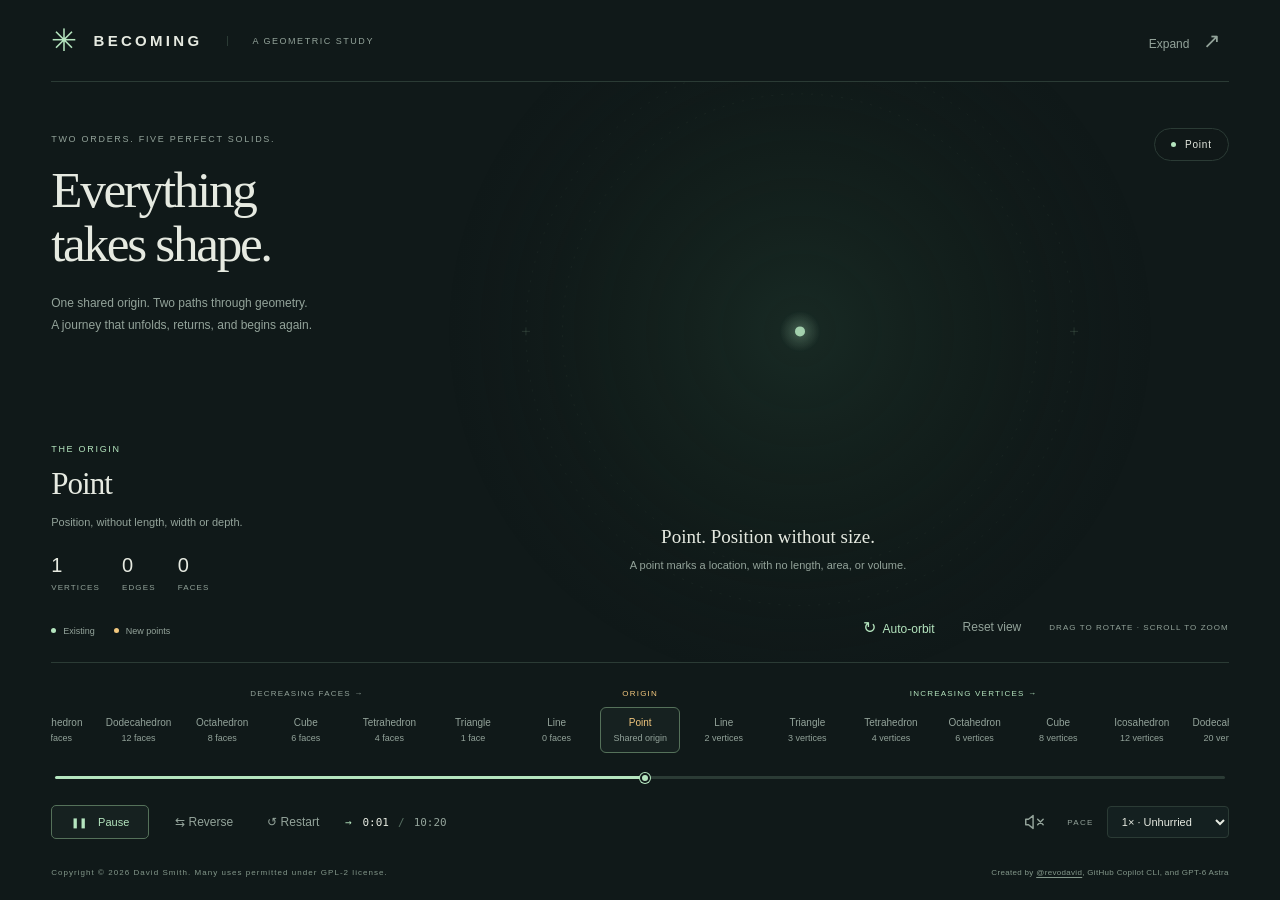
<file: index.html>
<!doctype html>
<html lang="en">
<head>
  <meta charset="utf-8">
  <meta name="viewport" content="width=device-width, initial-scale=1">
  <meta name="theme-color" content="#101919">
  <title>Becoming / A study of Platonic solids</title>
  <link rel="stylesheet" href="styles.css">
  <script src="geometry.js" defer></script>
  <script src="music/score-data.js" defer></script>
  <script src="midi.js" defer></script>
  <script src="music.js" defer></script>
  <script src="animation.js" defer></script>
</head>
<body>
  <header class="masthead">
    <a class="wordmark" href="./" aria-label="Becoming home"><span class="brand-symbol" aria-hidden="true">&#10035;</span> BECOMING<span class="wordmark-note">A GEOMETRIC STUDY</span></a>
    <button class="quiet-button" id="fullscreen" type="button" aria-label="Enter fullscreen">Expand <span aria-hidden="true">&#8599;</span></button>
  </header>

  <main>
    <section class="scene" aria-label="Interactive three-dimensional geometry animation">
      <canvas id="scene" aria-hidden="true"></canvas>
      <div id="scene-interaction" tabindex="0" role="img" aria-label="3D object view. Drag or use arrow keys to rotate; scroll or use plus and minus to zoom."></div>
      <div class="introduction">
        <p class="eyebrow">TWO ORDERS. FIVE PERFECT SOLIDS.</p>
        <h1>Everything<br>takes shape.</h1>
        <p class="intro-copy">One shared origin. Two paths through geometry.<br>A journey that unfolds, returns, and begins again.</p>
      </div>
      <div class="phase-indicator"><span id="phase-dot"></span><span id="phase-label">Point</span></div>
      <div class="shape-info" aria-live="polite" aria-atomic="true">
        <p class="eyebrow" id="shape-category">THE ORIGIN</p>
        <h2 id="shape-name">Point</h2>
        <p id="shape-description">Position, without length, width or depth.</p>
        <div class="shape-stats" id="shape-stats"></div>
      </div>
      <div class="scene-caption">
        <p id="caption">Point. Position without size.</p>
        <span id="caption-detail">A point marks a location, with no length, area, or volume.</span>
      </div>
      <div class="view-tools">
        <button id="orbit" class="quiet-button" type="button" aria-pressed="true"><span class="orbit-icon" aria-hidden="true">&#8635;</span> Auto-orbit</button>
        <button id="reset-view" class="quiet-button" type="button">Reset view</button>
        <span class="drag-hint">DRAG TO ROTATE &middot; SCROLL TO ZOOM</span>
      </div>
      <div class="legend"><span class="legend-dot existing"></span> Existing <span class="legend-dot added"></span> <span id="highlight-label">New points</span></div>
    </section>

    <section class="playback" aria-label="Animation playback">
      <div class="timeline-scroll" id="timeline-scroll">
        <div class="timeline-track">
          <div class="path-labels">
            <div class="path-group"><span id="path-faces">DECREASING FACES &rarr;</span></div>
            <span class="origin-label">ORIGIN</span>
            <div class="path-group"><span id="path-vertices" class="active">INCREASING VERTICES &rarr;</span></div>
          </div>
          <div class="stage-navigation" id="stages" role="group" aria-label="Single timeline: icosahedron, through the shared point, to dodecahedron"></div>
          <label class="sr-only" for="seek">Timeline position</label>
          <input id="seek" class="seek" type="range" min="0" max="14" step="0.001" value="7">
        </div>
      </div>
      <div class="transport">
        <div class="transport-left">
          <button id="play" class="play-button" type="button" aria-label="Pause animation"><span id="play-icon" aria-hidden="true">&#10074;&#10074;</span><span id="play-text">Pause</span></button>
          <button id="reverse" class="quiet-button" type="button" aria-label="Reverse direction to move left" title="Reverse direction to move left"><span aria-hidden="true">&#8646;</span> Reverse</button>
          <button id="restart" class="quiet-button" type="button" aria-label="Restart from the center point, moving right">&#8634; <span>Restart</span></button>
          <span class="timecode" title="Position in one complete repeating bounce cycle"><span id="travel-direction" aria-label="Moving right">&rarr;</span> <span id="elapsed">0:00</span><span class="time-divider">/</span><span id="duration">0:00</span></span>
        </div>
        <div class="transport-right">
          <button id="music" class="quiet-button" type="button" aria-pressed="false" aria-label="Unmute music" title="Unmute music" aria-describedby="music-status">
            <svg width="22" height="22" viewBox="0 0 24 24" fill="none" stroke="currentColor" stroke-width="1.6" stroke-linecap="round" stroke-linejoin="round" aria-hidden="true" focusable="false">
              <path d="M11 5 6 9H3v6h3l5 4Z"></path>
              <path class="speaker-muted" d="m16 9 6 6m0-6-6 6"></path>
              <path class="speaker-playing" d="M15 8a6 6 0 0 1 0 8m3-11a10 10 0 0 1 0 14"></path>
            </svg>
          </button>
          <label for="speed">PACE</label>
          <select id="speed" aria-label="Playback speed">
            <option value="0.5">0.5&times; &middot; Reflective</option>
            <option value="1" selected>1&times; &middot; Unhurried</option>
            <option value="1.5">1.5&times; &middot; Flowing</option>
            <option value="2">2&times; &middot; Brisk</option>
          </select>
        </div>
      </div>
      <p id="music-status" class="music-status" role="status" aria-live="polite" hidden></p>
    </section>
  </main>
  <footer><span>Copyright &copy; 2026 David Smith. Many uses permitted under GPL-2 license.</span><span>Created by <a href="https://github.com/revodavid/becoming">@revodavid</a>, GitHub Copilot CLI, and GPT-6 Astra</span></footer>
  <noscript>This animation needs JavaScript enabled in your browser.</noscript>
</body>
</html>
</file>
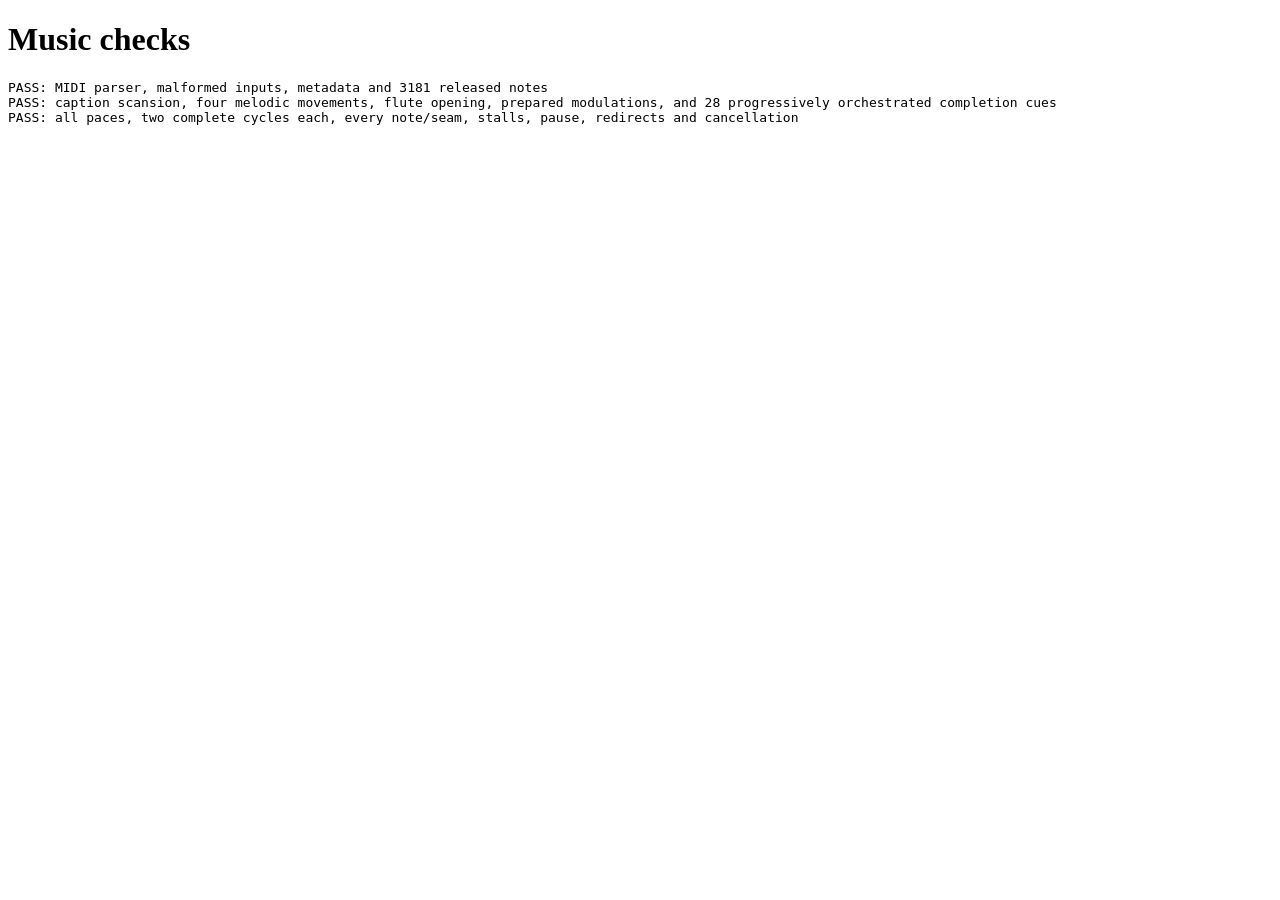
<file: music-tests.html>
<!doctype html>
<html lang="en">
<meta charset="utf-8">
<meta name="viewport" content="width=device-width, initial-scale=1">
<title>Becoming / Music checks</title>
<h1>Music checks</h1>
<pre id="results">Running...</pre>
<script src="geometry.js"></script>
<script src="music/score-data.js"></script>
<script src="midi.js"></script>
<script src="music.js"></script>
<script>
"use strict";
(async () => {
  const messages = [], assert = (ok, text) => { if (!ok) throw new Error(text); };
  messages.push = (...items) => {
    Array.prototype.push.apply(messages, items);
    document.getElementById("results").textContent = messages.join("\n");
  };
  const near = (a, b, tolerance = 1e-6) => Math.abs(a - b) < tolerance;
  const fails = (fn, text) => { let failed = false; try { fn(); } catch (_) { failed = true; } assert(failed, text); };
  const wait = ms => new Promise(resolve => setTimeout(resolve, ms));
  const G = Geometry, M = Music, timeline = G.makeTimeline();
  let app;
  try {
    const bytes = Midi.decode(BecomingScore), score = Midi.parse(bytes), model = M.makeModel(timeline, score);
    assert(score.format === 1 && score.tracks === 9 && score.ppq === 480, "Type 1, nine orchestral tracks, PPQ");
    assert(score.programs.some(p => p.channel === 3 && p.program === 73), "Dedicated MIDI flute instrument");
    for (const [channel, program] of [[4, 42], [5, 40], [6, 47]]) {
      assert(score.programs.some(p => p.channel === channel && p.program === program), "Dedicated cello, violin, and timpani programs");
    }
    assert(score.markers.filter(m => m.name.startsWith("arrival:")).length === 28, "28 authored arrivals");
    assert(JSON.stringify(score.keys.map(k => [k.sharps, k.minor])) === "[[2,0],[-1,1],[1,0],[-2,1]]", "Four expected key signatures");
    assert(score.notes.every(n => n.endTick > n.tick && n.velocity > 0), "Paired positive notes");
    const captionMarkers = score.markers.filter(m => m.name.startsWith("caption:"));
    assert(captionMarkers.length === 32, "Every shape phrase and movement opening has caption-inspired rhythm");
    for (const marker of captionMarkers) {
      const [, leg, index, caption] = marker.name.split(":");
      assert(caption === timeline.stages[Number(index)].shapeCaptions[0], "Rhythm refers to the displayed object's actual caption");
      const scan = score.markers.find(m => m.tick === marker.tick && m.name.startsWith(`scansion:${leg}:${index}:`));
      assert(scan && scan.name.split(":")[3].replaceAll("-", "").toLowerCase() === caption.toLowerCase(),
        "Written stresses and syllables cover the whole caption, with punctuation breaths");
      assert(model.notes.some(n => n.tick === marker.tick && ["piano", "flute"].includes(n.instrument)),
        "Caption rhythm begins at its shape or movement cue");
    }
    const spokenMotifs = [5, 4, 2].map(index => {
      const arrival = model.arrivals.find(a => a.name === `arrival:A-out:${index}`);
      return score.notes.filter(n => n.channel === 0 && n.pitch >= 72 &&
        n.tick >= arrival.tick && n.tick < arrival.tick + 4 * score.ppq)
        .map(n => ({ pitch: n.pitch, start: n.tick - arrival.tick, length: n.endTick - n.tick }));
    });
    assert(spokenMotifs.every(notes => notes.map(n => n.pitch).join(",") === "74,78,81,78,76,74"),
      "Triangle, tetrahedron, and cube keep the movement's recurring melodic identity");
    assert(new Set(spokenMotifs.map(notes => JSON.stringify(notes.map(n => [n.start, n.length])))).size === 3,
      "Different caption syllables actually reshape the same melody's MIDI rhythm");
    const gap = notes => notes[1].start - notes[0].start - notes[0].length;
    assert(gap(spokenMotifs[2]) > gap(spokenMotifs[1]) + score.ppq / 4,
      "The full stop after Cube becomes a breath, unlike the continuing tetrahedron syllables");
    const firstNotes = model.notes.filter(n => n.tick === 0);
    assert(firstNotes.length > 0 && firstNotes.every(n => n.instrument === "flute"), "Sparse opening begins with flute alone");
    const sectionMarkers = score.markers.filter(m => m.name.startsWith("section:"));
    const leadContours = [];
    for (let i = 0; i < sectionMarkers.length; i++) {
      const start = sectionMarkers[i].tick, end = sectionMarkers[i + 1]?.tick ?? score.endTick;
      const leadChannel = i < 2 ? 0 : 3;
      const lead = score.notes.filter(n => n.channel === leadChannel && n.tick >= start && n.tick < end);
      assert(lead.length > 12, "Each movement develops its lead melody");
      const lengths = new Set(lead.map(n => n.endTick - n.tick));
      assert(lengths.size >= 5, "Each movement varies note lengths rather than using one metronomic pulse");
      let until = lead[0].endTick, rests = 0;
      for (const note of lead.slice(1)) {
        if (note.tick - until >= score.ppq / 4) rests++;
        until = Math.max(until, note.endTick);
      }
      assert(rests >= 2, "Each melody has audible breathing rests");
      leadContours.push(lead.slice(0, 16).map(n => n.pitch - lead[0].pitch).join(","));
    }
    assert(new Set(leadContours).size === 4, "Four separately shaped movements, not transposed copies");
    for (const [letter, sectionName, dominant] of [["A", "A-return", [9, 1, 7]], ["B", "B-return", [2, 6, 0]]]) {
      const turn = name => score.markers.find(m => m.name === `turn:${letter}:${name}`);
      const start = turn("start"), pivot = turn("dominant"), resolve = turn("resolve");
      const breath = turn("caesura");
      const boundary = sectionMarkers.find(m => m.name === `section:${sectionName}`);
      assert(start && pivot && resolve && start.tick < pivot.tick && pivot.tick < resolve.tick &&
        resolve.tick === boundary.tick, "Endpoint has a prepared modulation, dominant, and minor resolution");
      const harmony = score.notes.filter(n => n.channel !== 9 && n.tick <= pivot.tick + score.ppq / 8 &&
        n.endTick > pivot.tick + score.ppq / 8).map(n => n.pitch % 12);
      assert(dominant.every(pitch => harmony.includes(pitch)), "Cadential dominant prepares the new minor tonic");
      assert(breath && breath.tick < resolve.tick && score.notes
        .filter(n => n.tick >= start.tick && n.tick < resolve.tick).every(n => n.endTick <= breath.tick),
      "Caption-shaped cadence preserves its written breath before the minor resolution");
    }
    for (let i = 1; i < model.anchors.length; i++) {
      const a = model.anchors[i - 1], b = model.anchors[i];
      const tempo = (b.tick - a.tick) / score.ppq / (b.position - a.position) * 60;
      assert(tempo >= 80 && tempo <= 110, "Comfortable phrase tempo without abrupt stretching");
    }
    assert(score.seconds(score.endTick) > 300, "Standalone tempo positions");
    for (const n of [0, 8, 14, bytes.length - 1]) fails(() => Midi.parse(bytes.slice(0, n)), "Reject truncated MIDI");
    const corrupt = bytes.slice(); corrupt[12] = 0x80;
    fails(() => Midi.parse(corrupt), "Reject SMPTE timing");
    const zero = bytes.slice(); zero[12] = zero[13] = 0;
    fails(() => Midi.parse(zero), "Reject zero PPQ");
    const trailing = new Uint8Array(bytes.length + 1); trailing.set(bytes);
    fails(() => Midi.parse(trailing), "Reject trailing corruption");
    const vlq = n => { const r = [n & 127]; while (n >>= 7) r.unshift((n & 127) | 128); return r; };
    const text = s => [...s].map(c => c.charCodeAt(0));
    const chunk = (name, data) => [...text(name), 0, 0, data.length >> 8, data.length & 255, ...data];
    const meta = (delta, kind, value) => [...vlq(delta), 255, kind, ...vlq(value.length), ...value];
    const conductor = [
      ...meta(0, 0x51, [9, 137, 104]),
      ...meta(0, 6, text("section:A-out")),
      ...meta(120, 6, text("section:A-return")),
      ...meta(120, 6, text("section:B-out")),
      ...meta(120, 6, text("section:B-return")),
      ...meta(120, 6, text("end")), ...meta(0, 0x2F, [])
    ];
    const fixture = notes => Uint8Array.from([...chunk("MThd", [0, 1, 0, 2, 1, 224]),
      ...chunk("MTrk", conductor), ...chunk("MTrk", notes)]);
    const running = [0, 0xC0, 0, 0, 0x90, 60, 40, 120, 60, 0,
      ...meta(0, 0x7F, [1, 2, 3]), ...meta(360, 0x2F, [])];
    assert(Midi.parse(fixture(running)).notes.length === 1, "Running status, zero-velocity off, program, unknown metadata");
    fails(() => Midi.parse(fixture([0, 0x90, 60, 40, ...meta(480, 0x2F, [])])), "Reject hanging note");
    fails(() => Midi.parse(fixture([0, 0x80, 60, 0, ...meta(480, 0x2F, [])])), "Reject unmatched off");
    fails(() => Midi.parse(fixture([0, 60, 40, ...meta(480, 0x2F, [])])), "Reject missing running status");
    fails(() => Midi.parse(fixture([0x81, 0x81, 0x81, 0x81, 0, 0x90, 60, 40])), "Reject overlong VLQ");
    messages.push(`PASS: MIDI parser, malformed inputs, metadata and ${score.notes.length} released notes`);

    for (const arrival of model.arrivals) {
      const before = G.sampleTimeline(timeline, { time: arrival.time + arrival.direction * 1e-5, direction: arrival.direction });
      const after = G.sampleTimeline(timeline, { time: arrival.time - arrival.direction * 1e-5, direction: arrival.direction });
      assert(!(before.shapeComplete && before.displayStage.index === arrival.index), arrival.name + " not early");
      assert(after.shapeComplete && after.displayStage.index === arrival.index, arrival.name + " completed caption/highlight");
      assert(after.copy === after.displayStage.shapeCaptions, arrival.name + " object caption");
      assert(near(model.positionAtTick(arrival.tick), arrival.position), arrival.name + " musical arrival coincides");
      const notes = model.notes.filter(n => near(n.start, arrival.position));
      assert(notes.some(n => ["piano", "flute"].includes(n.instrument)), arrival.name + " explicit melodic arrival");
      const stage = timeline.stages[arrival.index], path = arrival.leg[0] === "A" ? "vertices" : "faces";
      const count = stage[path];
      assert(notes.some(n => n.instrument === "strings") === (count >= 6), arrival.name + " destination strings");
      assert(notes.some(n => n.instrument === "bass") === (count >= 4), arrival.name + " destination bass");
      assert(notes.some(n => n.instrument === "cello") === (count >= 4), arrival.name + " destination cello");
      assert(notes.some(n => n.instrument === "violin") === (count >= 8), arrival.name + " destination violin");
      assert(notes.some(n => n.instrument === "timpani") === (count >= 12), arrival.name + " destination timpani");
      assert(notes.some(n => n.instrument === "percussion") === (count >= 8), arrival.name + " destination percussion");
      if (count >= 6) {
        assert(new Set(notes.filter(n => n.instrument !== "percussion").map(n => n.pitch % 12)).size >= 3,
          arrival.name + " fuller chordal arrival");
      }
    }
    for (const stage of timeline.stages.slice(8)) {
      const time = stage.start + stage.add + stage.morph * 0.5;
      for (const direction of [-1, 1]) {
        const value = M.intensity(timeline, { time, direction });
        assert(value.path === "faces" && near(value.count, (stage.faces + timeline.stages[stage.index - 1].faces) / 2), "Face intensity follows faces during growth AND vertex removal");
      }
    }
    for (let i = 0; i < 4; i++) {
      const position = (model.boundaries[i] + model.boundaries[i + 1]) / 2;
      const state = G.advanceLoop(timeline, { time: timeline.center.time, direction: 1 }, position);
      assert(M.section(timeline, state) === ["A-out", "A-return", "B-out", "B-return"][i], "Physical direction selects key");
    }
    for (const [time, right, left] of [
      [timeline.minTime, "A-out", "A-return"],
      [timeline.center.time - 1e-5, "A-out", "A-return"],
      [timeline.center.time, "A-out", "B-out"],
      [timeline.center.time + 1e-5, "B-return", "B-out"],
      [timeline.maxTime, "B-return", "B-out"]
    ]) {
      assert(M.section(timeline, { time, direction: 1 }) === right, "Rightward endpoint/center mapping");
      assert(M.section(timeline, { time, direction: -1 }) === left, "Leftward endpoint/center mapping");
    }
    const changed = G.makeStages();
    let start = 0;
    changed.forEach(s => { s.start = start; s.hold += 2; s.duration += 2; start += s.duration; });
    const retimed = M.makeModel(G.makeTimeline(changed), score);
    assert(retimed.timeline.period !== timeline.period && retimed.arrivals.length === 28, "Mapping recomputes changed durations");
    for (const a of retimed.arrivals) assert(near(retimed.positionAtTick(a.tick), a.position), "Retimed arrivals");
    const badMarkers = { ...score, markers: score.markers.filter(m => !m.name.startsWith("arrival:A-out:6")) };
    fails(() => M.makeModel(timeline, badMarkers), "Reject absent arrival marker");
    const missingOpening = { ...score, notes: score.notes.filter(n => n.tick !== 0) };
    fails(() => M.makeModel(timeline, missingOpening), "Reject missing section melody before a reverse bridge can use it");
    messages.push("PASS: caption scansion, four melodic movements, flute opening, prepared modulations, and 28 progressively orchestrated completion cues");

    // A deterministic audio-clock double exercises the actual scheduler without
    // allocating an entire multi-minute audio rendering for every pace.
    for (const speed of [0.5, 1, 1.5, 2]) {
      const context = { currentTime: 0, state: "running" };
      const scheduled = [], released = [];
      const player = new M.Player(timeline, { manual: true, onSchedule: e => scheduled.push(e) });
      player.context = context; player.model = model; player.enabled = true;
      player.synth = { voices: new Set(), voice: (note, when, duration, strength, token) => ({ end: when + duration, token }),
        releaseAll: () => released.push(context.currentTime) };
      let state = { time: timeline.center.time, direction: 1, speed, playing: true };
      player.update(state, true);
      const step = 0.05;
      const total = timeline.period * 2.05 / speed;
      for (let now = step; now < total; now += step) {
        context.currentTime = now;
        state = { ...state, ...G.advanceLoop(timeline, state, step * speed) };
        player.update(state);
      }
      const unique = new Set(scheduled.map(e => `${Math.round(e.position * 1e6)}:${e.note.id}`));
      assert(unique.size === scheduled.length, "No duplicate notes over repeated wraps at pace " + speed);
      assert(scheduled.length >= model.notes.length * 2, "No missing cycle at pace " + speed);
      for (let cycle = 0; cycle < 2; cycle++) {
        for (const n of model.notes) assert(scheduled.some(e => e.note.id === n.id && near(e.position, n.start + cycle * timeline.period)), "Every note across both cycles");
      }
      assert(scheduled.every(e => Math.abs(e.when - (e.position / speed)) < 0.001), "Stable audio/visual timing across cycles");
      assert(player.stats.maxError <= M.HORIZON, "Reconciled clock tolerance");
      assert(player.generation === 1, "Ordinary wraps never cancel release tails or restart transport");
      const generation = player.generation;
      context.currentTime += 0.4;
      state = { ...state, ...G.advanceLoop(timeline, state, 0.1 * speed) };
      player.update(state);
      assert(player.generation > generation && player.stats.lastError > 0.1, "Delayed frame reanchors capped visual clock");
      const last = scheduled.length;
      context.currentTime += 0.2; player.pump();
      assert(scheduled.length === last, "No extrapolation beyond horizon");
      for (const patch of [{ playing: false }, { direction: -state.direction, redirect: true },
        { playing: true }, { direction: state.direction }, { redirect: false }, { speed: 2 },
        { time: timeline.center.time }, { hidden: true }, { hidden: false }]) {
        state = { ...state, ...patch };
        const old = player.generation;
        player.update(state, true);
        assert(player.generation > old, "Discontinuity cancels pending generation");
        if (!state.playing || state.hidden || state.redirect) assert(player.scheduled.size === 0, "No queued notes while held");
      }
      player.disable();
      assert(player.timer === null && player.scheduled.size === 0 && released.length > 0, "Disabled scheduler cleanup");
    }
    messages.push("PASS: all paces, two complete cycles each, every note/seam, stalls, pause, redirects and cancellation");

    const Offline = window.OfflineAudioContext || window.webkitOfflineAudioContext;
    assert(Offline, "OfflineAudioContext available");
    const excerpts = [0, model.arrivals.find(a => a.name === "arrival:A-out:0").position, model.boundaries[1] + 2,
      model.arrivals.find(a => a.name === "arrival:B-out:14").position, model.boundaries[3] + 2, timeline.period - 2,
      ...["A", "B"].map(letter => model.positionAtTick(score.markers.find(m => m.name === `turn:${letter}:start`).tick))];
    const peaks = [];
    for (const position of excerpts) {
      const context = new Offline(1, 6 * 24000, 24000), synth = M.createSynth(context);
      for (const cycle of [0, 1]) {
        for (const note of model.notes) {
          const when = note.start + cycle * timeline.period - position;
          if (when >= 0 && when < 3) synth.voice(note, when, Math.min(note.duration, 1.5), 0.6);
        }
      }
      assert(synth.voices.size <= M.MAX_VOICES, "Bounded voice allocation");
      const buffer = await context.startRendering(), samples = buffer.getChannelData(0);
      let peak = 0, energy = 0, tail = 0;
      for (let i = 0; i < samples.length; i++) {
        assert(Number.isFinite(samples[i]), "Finite rendered samples");
        peak = Math.max(peak, Math.abs(samples[i])); energy += samples[i] * samples[i];
        if (i > samples.length - 2400) tail = Math.max(tail, Math.abs(samples[i]));
      }
      assert(peak > 0.00001 && peak < 0.8 && energy > 0, "Audible, conservative synthesized excerpt");
      assert(tail < 1e-6 && synth.voices.size === 0, "Released samples and disconnected voices");
      peaks.push(peak.toFixed(4)); synth.dispose();
    }
    assert(Number(peaks[0]) < Number(peaks[1]) / 2 && Number(peaks[0]) < Number(peaks[3]) / 2, "Quiet Point versus both climaxes");
    const context = new Offline(1, 24000, 24000), synth = M.createSynth(context);
    for (let i = 0; i < 100; i++) synth.voice({ instrument: "piano", pitch: 48 + i % 36, velocity: 50 }, 0.1, 0.3, 0.5);
    assert(synth.voices.size === M.MAX_VOICES, "Stress polyphony cap");
    synth.releaseAll(); await context.startRendering();
    assert(synth.voices.size === 0, "Cancelled future voices removed");
    synth.dispose();
    const changing = new Offline(1, 2 * 24000, 24000), changingSynth = M.createSynth(changing);
    changingSynth.voice({ instrument: "piano", pitch: 62, velocity: 50 }, 0, 1.5, 0.5, 1);
    changingSynth.voice({ instrument: "piano", pitch: 66, velocity: 50 }, 1, 0.6, 0.5, 1);
    const suspended = changing.suspend(0.25), rendering = changing.startRendering();
    await suspended;
    changingSynth.releaseAll();
    assert([...changingSynth.voices].every(v => v.start <= changing.currentTime), "Cancelled future major cue cannot survive reverse");
    changingSynth.voice({ instrument: "strings", pitch: 62, velocity: 22 }, changing.currentTime, 0.15, 0, 2);
    await changing.resume();
    const changedSamples = (await rendering).getChannelData(0);
    assert(changedSamples.every(Number.isFinite) && changedSamples.slice(24000).every(n => n === 0), "Mid-render pause/reverse bridge releases without late notes");
    assert(changingSynth.voices.size === 0, "Transport-change render disconnects all voices");
    changingSynth.dispose();
    messages.push("PASS: OfflineAudioContext opening/climaxes/minor returns/seam, finite samples, cleanup; peaks " + peaks.join(", "));
    const fluteContext = new Offline(1, 2 * 24000, 24000), fluteSynth = M.createSynth(fluteContext);
    fluteSynth.voice({ instrument: "flute", pitch: 74, velocity: 40 }, 0, 0.8);
    const fluteSamples = (await fluteContext.startRendering()).getChannelData(0);
    assert(fluteSamples.every(Number.isFinite) && fluteSamples.some(n => Math.abs(n) > 0.0001), "Flute synthesis produces finite audible samples");
    assert(fluteSamples.slice(36000).every(n => n === 0) && fluteSynth.voices.size === 0, "Flute vibrato and breath sources fully release");
    fluteSynth.dispose();
    for (const [instrument, pitch] of [["strings", 62], ["cello", 50], ["violin", 81],
      ["timpani", 38], ["percussion", 36], ["percussion", 38], ["percussion", 49], ["percussion", 81]]) {
      const context = new Offline(1, 2 * 24000, 24000), synth = M.createSynth(context);
      synth.voice({ instrument, pitch, velocity: 50 }, 0, 0.75);
      const samples = (await context.startRendering()).getChannelData(0);
      assert(samples.every(Number.isFinite) && samples.some(n => Math.abs(n) > 0.0001),
        instrument + " has an audible synthesized voice");
      assert(samples.slice(36000).every(n => n === 0) && synth.voices.size === 0,
        instrument + " oscillators, vibrato, and noise release completely");
      synth.dispose();
    }

    const originalAudio = window.AudioContext, originalWebkit = window.webkitAudioContext;
    const originalScore = window.BecomingScore;
    const errors = [];
    let failurePlayer;
    try {
      window.BecomingScore = "broken";
      failurePlayer = new M.Player(timeline, { status: (text, error) => { if (error) errors.push(text); } });
      assert(!await failurePlayer.enable() && errors.length === 1, "Decode failure is explicit");
      window.BecomingScore = originalScore;
      window.AudioContext = window.webkitAudioContext = undefined;
      failurePlayer = new M.Player(timeline, { status: (text, error) => { if (error) errors.push(text); } });
      assert(!await failurePlayer.enable() && errors.at(-1).includes("not supported"), "Unavailable Web Audio is graceful");
      window.AudioContext = function () { throw new Error("Test initialization blocked"); };
      failurePlayer = new M.Player(timeline, { status: (text, error) => { if (error) errors.push(text); } });
      assert(!await failurePlayer.enable() && errors.at(-1).includes("initialization blocked"), "Initialization failure is explicit");
      const blocked = new Offline(1, 24000, 24000);
      blocked.resume = () => Promise.reject(new Error("Test resume denied"));
      failurePlayer = new M.Player(timeline, { context: blocked, status: (text, error) => { if (error) errors.push(text); } });
      assert(!await failurePlayer.enable() && errors.at(-1).includes("resume denied"), "Rejected resume is explicit");
      await failurePlayer.dispose();
    } finally {
      window.AudioContext = originalAudio; window.webkitAudioContext = originalWebkit;
      window.BecomingScore = originalScore;
    }
    messages.push("PASS: decode, unavailable audio, initialization and resume failures remain silent and explicit");

    app = document.createElement("iframe"); app.src = "index.html"; app.title = "Playback integration checks";
    app.width = "1200"; app.height = "800";
    await new Promise((resolve, reject) => {
      app.onload = resolve; app.onerror = reject; document.body.appendChild(app);
    });
    const w = app.contentWindow, d = app.contentDocument, $ = id => d.getElementById(id);
    // file: iframes may be isolated by browser policy; direct file operation is
    // separately exercised by opening index.html. HTTP permits integration checks.
    if (!d) {
      messages.push("SKIP: same-origin iframe controls under file: isolation (run via HTTP)");
    } else {
      await wait(80);
      const player = w.BecomingMusic;
      assert(player && !player.enabled && !player.context, "Silent default, no eager context");
      if ($("play-text").textContent === "Pause") $("play").click();
      const paused = player.snapshot.anchor.time;
      assert(!$("volume") && d.querySelectorAll("#music").length === 1, "One speaker button and no volume slider");
      assert($("music").getAttribute("aria-label") === "Unmute music" && $("music-status").hidden, "Accessible muted default without repeated status text");
      assert(w.getComputedStyle(d.querySelector(".speaker-playing")).display === "none", "Muted speaker icon on load");
      $("music").click(); await wait(150);
      for (let attempt = 0; attempt < 45 && !player.enabled && $("music-status").textContent.includes("Starting"); attempt++) await wait(100);
      if (player.enabled) {
        assert($("music").getAttribute("aria-pressed") === "true" && player.snapshot.voices === 0, "Enabling while paused remains silent");
        assert($("music").getAttribute("aria-label") === "Mute music" && $("music-status").hidden, "Unmuted button label without repeated status text");
        assert(w.getComputedStyle(d.querySelector(".speaker-muted")).display === "none", "Speaker icon reflects enabled music");
        assert(near(player.snapshot.anchor.time, paused), "Enable does not move geometry");
        $("seek").value = 9.5; $("seek").dispatchEvent(new w.Event("input", { bubbles: true }));
        const at = player.snapshot.anchor.time;
        $("reverse").click();
        assert(player.snapshot.anchor.redirect && !player.snapshot.anchor.playing, "Paused mid-transition reverse holds");
        assert(near(player.snapshot.anchor.time, at), "Reverse retains actual timeline");
        $("reverse").click();
        $("seek").value = 4.5; $("seek").dispatchEvent(new w.Event("input", { bubbles: true }));
        assert(!player.snapshot.anchor.redirect && player.snapshot.scheduled === 0, "Seek cancels double reversal while paused");
        for (const speed of [0.5, 1, 1.5, 2]) {
          $("speed").value = speed; $("speed").dispatchEvent(new w.Event("change", { bubbles: true }));
          assert(player.snapshot.anchor.speed === speed && !player.snapshot.anchor.playing, "Pace preserves pause");
        }
        d.querySelectorAll(".stage-button")[12].click();
        assert(!player.snapshot.anchor.playing && player.snapshot.scheduled === 0, "Paused stage click");
        $("restart").click();
        assert(player.enabled && player.snapshot.anchor.playing, "Restart preserves music choice");
        assert(near(player.snapshot.anchor.time, timeline.center.time), "Restart at quiet Point");
        $("seek").value = 9.5; $("seek").dispatchEvent(new w.Event("input", { bubbles: true }));
        $("reverse").click();
        const held = player.snapshot.anchor.time;
        assert(player.snapshot.anchor.redirect && player.snapshot.scheduled === 0, "Running redirect cancels abandoned cues");
        await wait(250);
        assert(near(player.snapshot.anchor.time, held) && player.snapshot.anchor.redirect, "Actual clock held during 1.5-second route redirection");
        await wait(850);
        assert(!player.snapshot.anchor.redirect && !near(player.snapshot.anchor.time, held), "Timeline and music resume after redirection at 2x");
        $("reverse").click(); $("reverse").click();
        for (let i = 0; i < 25; i++) {
          $("seek").value = 2 + i * 0.4;
          $("seek").dispatchEvent(new w.Event("input", { bubbles: true }));
        }
        assert(!player.snapshot.anchor.redirect && player.snapshot.voices <= M.MAX_VOICES, "Continuous scrubbing cancels redirect and bounds voices");
        await player.visibility(true);
        assert(player.snapshot.scheduled === 0 && player.context.state === "suspended" && player.snapshot.voices === 0, "Hidden context suspension without retained voices");
        await player.visibility(false);
        assert(player.context.state === "running", "Visibility resume");
        $("music").click(); $("restart").click();
        assert(!player.enabled && $("music").getAttribute("aria-pressed") === "false", "Restart never unmutes");
        assert($("music").getAttribute("aria-label") === "Unmute music" && $("music-status").hidden, "Muted button label restored without status repetition");
        $("music").click(); $("music").click(); $("music").click(); await wait(80);
        assert(player.enabled && $("music").getAttribute("aria-pressed") === "true", "Rapid toggles respect latest user intent");
        messages.push("PASS: speaker icon/no volume slider/pause/seek/stage/reverse/double reverse/pace/restart/visibility");
      } else {
        assert($("music-status").textContent.includes("unavailable"), "Blocked audio has explicit status");
        assert(!$("music-status").hidden, "Audio errors remain visible");
        messages.push("PASS: browser blocked untrusted audio enable, explicit error; use autoplay flag for full controls");
      }
      app.width = "360"; await wait(50);
      assert(d.documentElement.scrollWidth <= 360, "Narrow layout no page overflow");
      const button = $("music").getBoundingClientRect(), pace = $("speed").getBoundingClientRect();
      assert(button.right <= pace.left && pace.right <= 360, "Narrow speaker and pace controls do not overlap");
      const interaction = $("scene-interaction");
      assert(interaction.tabIndex === 0 && $("scene").getAttribute("aria-hidden") === "true" &&
        !$("scene").hasAttribute("tabindex"), "Keyboard interaction belongs to the object area, not the full canvas");
      for (const [width, height] of [[844, 390], [390, 844], [320, 568], [1280, 800]]) {
        app.width = width; app.height = height;
        await wait(50);
        assert(w.getComputedStyle($("scene")).pointerEvents === "none", "Background canvas never traps page gestures");
        for (const selector of [".introduction", ".shape-info", ".scene-caption"]) {
          const panel = d.querySelector(selector);
          panel.scrollIntoView({ block: "center" });
          const rect = panel.getBoundingClientRect();
          const hit = d.elementFromPoint(rect.left + rect.width / 2, rect.top + rect.height / 2);
          assert(hit && panel.contains(hit), `${width}x${height}: ${selector} catches its own gestures`);
          for (let element = hit; element; element = element.parentElement) {
            assert(w.getComputedStyle(element).touchAction !== "none", selector + " permits native touch scrolling");
          }
          const wheel = new w.WheelEvent("wheel", { deltaY: 80, bubbles: true, cancelable: true });
          hit.dispatchEvent(wheel);
          assert(!wheel.defaultPrevented, selector + " does not zoom instead of scrolling");
        }
        interaction.scrollIntoView({ block: "center" });
        const rect = interaction.getBoundingClientRect();
        assert(d.elementFromPoint(rect.left + rect.width / 2, rect.top + rect.height / 2) === interaction,
          `${width}x${height}: object-area center remains draggable`);
        assert(w.getComputedStyle(interaction).touchAction === "none", "Only object area takes over touch gestures");
        interaction.focus();
        const key = new w.KeyboardEvent("keydown", { key: "ArrowRight", bubbles: true, cancelable: true });
        interaction.dispatchEvent(key);
        assert(key.defaultPrevented && d.activeElement === interaction && $("orbit").getAttribute("aria-pressed") === "false",
          "Object-area keyboard rotation still works");
        const wheel = new w.WheelEvent("wheel", { deltaY: 20, bubbles: true, cancelable: true });
        interaction.dispatchEvent(wheel);
        assert(wheel.defaultPrevented, "Object-area wheel zoom still works");
      }
      messages.push("PASS: landscape/portrait/desktop object-only hit area, scrollable text, keyboard rotation and scoped wheel zoom");
      if (player.enabled) $("music").click();
      if ($("play-text").textContent === "Pause") $("play").click();
      const geometry = w.Geometry, sampleTimeline = geometry.sampleTimeline, occluded = geometry.occluded;
      const raf = w.requestAnimationFrame, context = $("scene").getContext("2d"), stroke = context.stroke, fill = context.fill;
      const addColorStop = w.CanvasGradient.prototype.addColorStop;
      let nextTick, transport, forceView, hidden = false, strokes = [], fills = [], glows = [];
      w.requestAnimationFrame = callback => { nextTick = callback; return 0; };
      geometry.sampleTimeline = (model, state) => {
        transport = state;
        const frame = sampleTimeline(model, state);
        return forceView === undefined ? frame : { ...frame, viewBlend: forceView };
      };
      geometry.occluded = (...args) => { hidden = occluded(...args); return hidden; };
      const capture = (records, style) => {
        const match = typeof style === "string" && style.match(/^rgba\(181,\s*229,\s*191,\s*([\d.]+)\)$/);
        if (match) records.push({ hidden, alpha: Number(match[1]) });
      };
      context.stroke = function (...args) { capture(strokes, this.strokeStyle); return stroke.apply(this, args); };
      context.fill = function (...args) { capture(fills, this.fillStyle); return fill.apply(this, args); };
      w.CanvasGradient.prototype.addColorStop = function (offset, color) {
        if (offset === 0) capture(glows, color);
        return addColorStop.call(this, offset, color);
      };
      try {
        for (let attempt = 0; attempt < 50 && !nextTick; attempt++) await wait(20);
        assert(nextTick && transport, "Can step the actual animation loop deterministically");
        let timestamp = transport.lastFrame;
        const step = seconds => {
          timestamp += seconds * 1000;
          strokes = []; fills = []; glows = [];
          const callback = nextTick; nextTick = null;
          callback(timestamp);
          assert(nextTick, "Animation continues requesting frames");
        };
        const seekTime = (time, direction) => {
          if (player.snapshot.anchor.direction !== direction) $("reverse").click();
          $("seek").value = G.timeToPosition(timeline, time);
          $("seek").dispatchEvent(new w.Event("input", { bubbles: true }));
          step(0);
        };
        $("reset-view").click();
        if ($("orbit").getAttribute("aria-pressed") !== "true") $("orbit").click();
        for (const stage of timeline.stages.filter(s => s.fromDimension === 3 && s.dimension === 3 && s.index)) {
          for (const direction of [-1, 1]) {
            for (const local of [stage.add / 2, stage.add + stage.morph / 2,
              stage.add + stage.morph + stage.merge / 2, stage.duration - 2]) {
              seekTime(stage.start + local, direction);
              for (const speed of [0.5, 1, 2]) {
                $("speed").value = speed; $("speed").dispatchEvent(new w.Event("change", { bubbles: true }));
                const angle = transport.orbitAngle;
                step(0.05);
                assert(near(transport.orbitAngle, angle), "Paused focusing, defocusing, and viewing never rotates");
                $("play").click();
                step(0.05);
                assert(near(transport.orbitAngle - angle, 0.05 * speed * 0.14, 1e-10),
                  "Orbit speed is identical across phases, directions, vertex counts, and pace settings");
                $("play").click();
              }
            }
          }
        }
        const tetrahedron = timeline.stages.find(s => s.name === "Tetrahedron" && s.fromDimension === 2);
        seekTime(tetrahedron.start + tetrahedron.duration - 3, -1);
        const tetraAngle = transport.orbitAngle;
        $("play").click(); step(0.05); $("play").click();
        assert(transport.orbitAngle > tetraAngle, "The first completed 3D solid also auto-orbits");
        $("orbit").click();
        const stoppedAngle = transport.orbitAngle;
        $("play").click(); step(0.05); $("play").click();
        assert(transport.orbitAngle === stoppedAngle, "Auto-orbit toggle still prevents rotation");
        $("reset-view").click();
        let hiddenVertices = 0;
        for (const node of timeline.nodes.filter(n => n.stage.dimension === 3)) {
          seekTime(node.time, 1);
          assert(sampleTimeline(timeline, transport).viewBlend === 1, "Completed solid uses the opaque view");
          const opaqueStrokes = strokes, opaqueFills = fills, opaqueGlows = glows;
          assert(opaqueStrokes.some(s => s.hidden) && opaqueStrokes.some(s => !s.hidden), "Renderer classifies rear and front edges");
          assert(opaqueFills.length === node.stage.vertices && opaqueFills.some(s => !s.hidden),
            node.stage.name + " renders every vertex, with exposed corners");
          hiddenVertices += opaqueFills.filter(s => s.hidden).length;
          const solidPixels = $("scene").toDataURL();
          forceView = 0; step(0); forceView = undefined;
          assert($("scene").toDataURL() !== solidPixels, "Solid and transparent views render different face opacity");
          for (const [opaque, transparent] of [[opaqueStrokes, strokes], [opaqueFills, fills]]) {
            assert(opaque.length === transparent.length, "Occlusion retains rather than deletes geometry");
            // Canvas serializes colors to strings that round-trip an 8-bit alpha.
            opaque.forEach((mark, i) => assert(Math.abs(Math.round(mark.alpha * 255)
              - Math.round(transparent[i].alpha * (mark.hidden ? 0.04 : 1) * 255)) <= (mark.hidden ? 1 : 0),
              `${node.stage.name} mark ${i}: hidden=${mark.hidden}, opaque=${mark.alpha}, transparent=${transparent[i].alpha}; expected 4% for hidden geometry, unchanged otherwise`));
          }
          assert(hiddenVertices > 0, "Occlusion coverage includes hidden vertices, not only hidden edges");
          assert(opaqueGlows.length === glows.length && glows.length === node.stage.vertices, "Every vertex retains its glow");
          opaqueGlows.forEach((glow, i) => assert(near(glow.alpha, glows[i].alpha * (glow.hidden ? 0.04 : 1), 1e-10),
            "Rear vertex glows fade along with their points, rather than shining through opaque faces"));
        }
        const growth = timeline.stages.find(s => s.direction === "grow" && s.fromDimension === 3);
        seekTime(growth.start + growth.add + growth.morph + 1.3, -1);
        const beforeReverse = $("scene").toDataURL();
        $("reverse").click(); step(0);
        assert($("scene").toDataURL() === beforeReverse, "Paused mid-defocus reversal does not flash or alter the picture");
        step(0.1);
        assert($("scene").toDataURL() === beforeReverse, "Paused redirection retains face, edge, and vertex opacity");
        messages.push("PASS: actual renderer dims hidden edges/vertices, preserves exposed geometry, ramps faces, and reverses without flashes");
        messages.push("PASS: steady auto-orbit across both directions, every 3D vertex count, focus/morph/defocus/viewing, pause, toggle, and pace");
      } finally {
        geometry.sampleTimeline = sampleTimeline; geometry.occluded = occluded;
        context.stroke = stroke; context.fill = fill; w.requestAnimationFrame = raf;
        w.CanvasGradient.prototype.addColorStop = addColorStop;
        $("restart").click(); $("play").click();
        if (nextTick) raf.call(w, nextTick);
      }
      await player.dispose();
    }
    document.body.dataset.result = "pass";
    messages.push("ALL MUSIC CHECKS PASSED. Perceptual listening review still required.");
  } catch (error) {
    document.body.dataset.result = "fail";
    messages.push("FAIL: " + error.stack);
    if (app?.contentDocument && app.contentWindow.BecomingMusic) await app.contentWindow.BecomingMusic.dispose();
  }
  document.getElementById("results").textContent = messages.join("\n");
})();
</script>
</html>
</file>
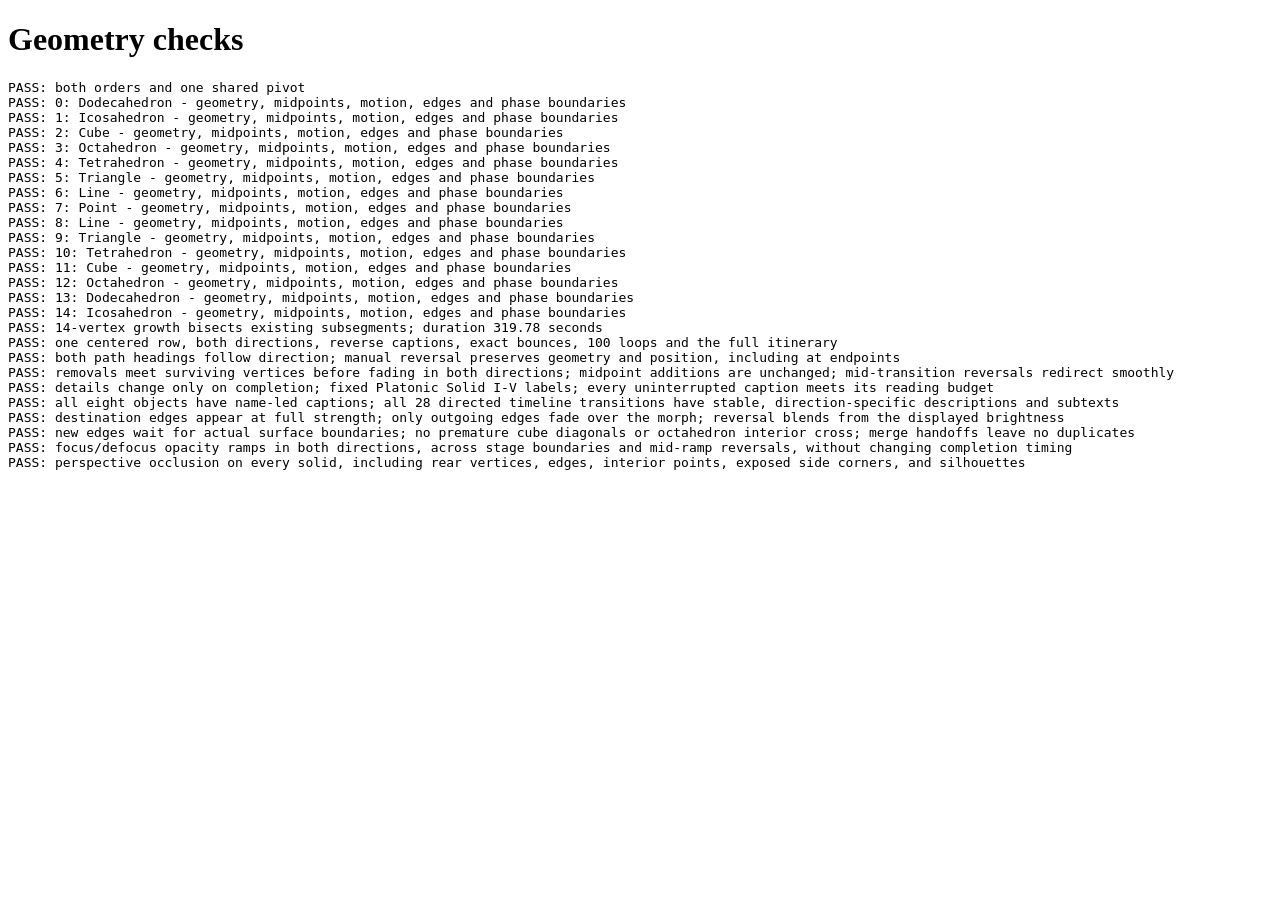
<file: tests.html>
<!doctype html>
<html lang="en">
<meta charset="utf-8">
<title>Becoming / Geometry checks</title>
<h1>Geometry checks</h1>
<pre id="results">Running...</pre>
<script src="geometry.js"></script>
<script>
"use strict";
const G = Geometry, stages = G.makeStages(), messages = [];
const assert = (condition, message) => { if (!condition) throw new Error(message); };
const equal = (actual, expected, message) => assert(JSON.stringify(actual) === JSON.stringify(expected), message);
const edgeKey = (a, b) => [a, b].sort((x, y) => x - y).join("-");
const near = (a, b) => G.distance2(a, b) < 1e-16;
const onSegment = (p, a, b) => {
  const segment = G.sub(b, a), size = G.dot(segment, segment);
  if (size < 1e-12) return false;
  const t = G.dot(G.sub(p, a), segment) / size;
  return t >= -1e-6 && t <= 1 + 1e-6 && G.distance2(p, G.lerp(a, b, t)) < 1e-12;
};
const onHullEdge = (points, hull, a, b) => hull.edges.some(([c, d]) =>
  onSegment(points[a], points[c], points[d]) && onSegment(points[b], points[c], points[d]));
const expected = {
  Point: [1, 0, 0, 0], Line: [2, 1, 0, 0], Triangle: [3, 3, 1, 3],
  Tetrahedron: [4, 6, 4, 3], Octahedron: [6, 12, 8, 3], Cube: [8, 12, 6, 4],
  Icosahedron: [12, 30, 20, 3], Dodecahedron: [20, 30, 12, 5]
};
const ordinals = { Tetrahedron: "I", Cube: "II", Octahedron: "III", Dodecahedron: "IV", Icosahedron: "V" };
const startsWithObjectName = text => new RegExp("^(" + Object.keys(expected).join("|") + ")\\b", "i").test(text);
try {
  equal(stages.slice(0, 8).map(s => s.vertices), [20, 12, 8, 6, 4, 3, 2, 1], "Descending vertex order");
  equal(stages.slice(7).map(s => s.faces), [0, 0, 1, 4, 6, 8, 12, 20], "Increasing face order");
  equal(stages.map(s => s.name), [
    "Dodecahedron", "Icosahedron", "Cube", "Octahedron", "Tetrahedron", "Triangle", "Line", "Point",
    "Line", "Triangle", "Tetrahedron", "Cube", "Octahedron", "Dodecahedron", "Icosahedron"
  ], "Stored construction sequence");
  assert(stages.filter(s => s.pivot).length === 1, "Exactly one point pivot");
  messages.push("PASS: both orders and one shared pivot");

  for (const stage of stages) {
    const tag = stage.index + ": " + stage.name;
    if (stage.dimension === 3) equal(stage.kind, "Platonic Solid " + ordinals[stage.name], tag + " fixed Roman numeral");
    assert(!stage.kind.includes("/"), tag + " no animation index in category");
    assert(stage.shapeCaptions[0].startsWith(stage.name + ". "), tag + " object caption starts with its name");
    assert(stage.shapeCaptions.length === 2 && stage.shapeCaptions.every(text => typeof text === "string" && text.length),
      tag + " object has a description and subtext");
    if (stage.index) {
      for (const copy of [stage.forwardCaptions, stage.reverseCaptions]) {
        assert(copy.length === 2 && copy.every(text => typeof text === "string" && text.length),
          tag + " transition has a description and subtext in both directions");
        assert(!startsWithObjectName(copy[0]), tag + " transition caption does not start with an object name");
      }
      assert(stage.forwardCaptions[0] !== stage.reverseCaptions[0], tag + " reverse transition has its own description");
    }
    const spec = expected[stage.name], hull = G.hull(stage.target);
    equal([stage.target.length, hull.edges.length, hull.faces.length], spec.slice(0, 3), tag + " topology");
    assert(hull.faces.every(face => face.ids.length === spec[3]), tag + " polygon sizes");
    for (let a = 0; a < stage.target.length; a++) {
      for (let b = a + 1; b < stage.target.length; b++) {
        assert(G.isBoundaryEdge(stage.target, a, b) === onHullEdge(stage.target, hull, a, b),
          tag + " boundary classifier accepts real edges, not face diagonals or interior chords");
      }
    }
    if (stage.dimension >= 2) {
      const lengths = hull.edges.map(([a, b]) => G.length(G.sub(stage.target[a], stage.target[b])));
      assert(Math.max(...lengths) - Math.min(...lengths) < 1e-7, tag + " regular edges");
      for (const face of hull.faces) {
        const center = G.scale(face.ids.reduce((p, i) => G.add(p, stage.target[i]), [0, 0, 0]), 1 / face.ids.length);
        const radii = face.ids.map(i => G.length(G.sub(stage.target[i], center)));
        assert(Math.max(...radii) - Math.min(...radii) < 1e-7, tag + " regular polygon");
      }
    }
    if (stage.index) {
      const previous = stages[stage.index - 1];
      assert(Math.abs(stage.start - previous.start - previous.duration) < 1e-9, tag + " contiguous timing");
      const incoming = stage.source.slice(0, stage.previousCount);
      assert(previous.target.every(p => incoming.some(q => near(p, q))), tag + " positional continuity");
      assert(stage.source.length === stage.destination.length, tag + " vertex correspondence");
      assert(stage.source.every((p, i) => G.distance2(p, stage.destination[i]) > 1e-12), tag + " all vertices move");

      const small = stage.direction === "shrink" ? [...stage.target] : stage.source.slice(0, stage.previousCount);
      const segments = new Set(G.hull(small).edges.map(([a, b]) => edgeKey(a, b)));
      for (const seed of stage.seeds) {
        if (small.length === 1) {
          assert(seed.edge === null && near(seed.position, small[0]), tag + " initial duplication");
        } else {
          assert(seed.edge && seed.edge.every(i => i < small.length), tag + " midpoint endpoints already exist");
          const [a, b] = seed.edge, key = edgeKey(a, b);
          assert(segments.has(key), tag + " midpoint lies on an existing segment");
          assert(near(seed.position, G.lerp(small[a], small[b], 0.5)), tag + " exact midpoint");
          segments.delete(key);
          segments.add(edgeKey(a, small.length));
          segments.add(edgeKey(small.length, b));
        }
        small.push(seed.position);
      }
      const expanded = stage.direction === "shrink" ? stage.destination : stage.source;
      assert(small.every((p, i) => near(p, expanded[i])), tag + " midpoint coordinates used by additions");
      assert(stage.mergeTargets.length === stage.seeds.length, tag + " one receiver per removed vertex");
      assert(stage.mergeTargets.every(i => Number.isInteger(i) && i >= 0 && i < stage.changedStart),
        tag + " receivers are existing surviving vertices");
    }

    const allowedEdges = new Set([...stage.sourceTopology.edges, ...stage.topology.edges].map(([a, b]) => edgeKey(a, b)));
    const times = [0, stage.add * 0.8, stage.add, stage.add + stage.morph * 0.05,
      stage.add + stage.morph * 0.5, stage.add + stage.morph * 0.95,
      stage.add + stage.morph, stage.add + stage.morph + stage.merge * 0.5, stage.duration - 0.01];
    for (const t of times) {
      const frame = G.sampleStage(stage, t);
      const growing = G.sampleStage(stage, t, "grow");
      const originalGrowth = growing.phase === "holding" ? stage.target
        : stage.source.map((p, i) => G.lerp(p, stage.destination[i], growing.progress));
      equal(growing.points, originalGrowth, tag + " addition trajectories are unchanged");
      assert(frame.points.flat().every(Number.isFinite), tag + " finite positions");
      assert(frame.visibility.every(v => v >= 0 && v <= 1), tag + " valid visibility");
      assert(frame.emphasis.every(v => v >= 0 && v <= 1), tag + " valid highlights");
      assert(frame.depthReveal >= 0 && frame.depthReveal <= 1, tag + " camera blend");
      for (const [key, opacity] of frame.edges) {
        assert(allowedEdges.has(key), tag + " no transient hull diagonal");
        assert(opacity >= 0 && opacity <= 1, tag + " edge opacity");
        if (opacity > 0) assert(key.split("-").every(i => Number(i) < frame.points.length), tag + " edge indices");
      }
      if (frame.phase === "holding") {
        assert(frame.points.length === stage.vertices, tag + " final vertex count");
        assert(frame.edges.size === stage.edges, tag + " final edge count");
      }
      if (frame.phase === "highlighting" || frame.phase === "moving") {
        if (stage.direction === "shrink") assert(frame.visibility.every(v => v === 1), tag + " no premature removal");
      }
    }
    if (stage.direction === "shrink") {
      const settled = G.sampleStage(stage, stage.add + stage.morph + stage.merge - 1e-6);
      assert(settled.visibility.slice(stage.vertices).every(v => v < 1e-8), tag + " extras fade before removal");
      assert(stage.target.every((p, i) => near(p, settled.points[i])), tag + " survivors remain continuous");
      stage.mergeTargets.forEach((receiver, i) => assert(near(settled.points[stage.changedStart + i], settled.points[receiver]),
        tag + " removed points coincide with surviving vertices"));
    }
    if (stage.index) {
      const storedShrink = stage.direction === "shrink";
      const small = new Set((storedShrink ? stage.topology : stage.sourceTopology).edges.map(([a, b]) => edgeKey(a, b)));
      const large = new Set((storedShrink ? stage.sourceTopology : stage.topology).edges.map(([a, b]) => edgeKey(a, b)));
      const changed = [...large].filter(key => !small.has(key));
      const inheritedKey = key => key.split("-").map(Number)
        .map(i => i < stage.changedStart ? i : stage.mergeTargets[i - stage.changedStart])
        .sort((a, b) => a - b).join("-");
      const boundary = (frame, key) => G.isBoundaryEdge(frame.points, ...key.split("-").map(Number));
      assert(changed.some(key => key.split("-").some(id => Number(id) >= stage.changedStart)), tag + " exercises edges at changed vertices");
      for (const motion of ["grow", "shrink"]) {
        for (const elapsed of [0, 0.1, 0.25, 0.5, 0.75, 0.9, 1]) {
          const expansion = motion === "grow" ? elapsed : 1 - elapsed;
          const local = stage.add + stage.morph * (storedShrink ? 1 - expansion : expansion);
          const frame = G.sampleStage(stage, local, motion);
          const growth = G.smooth(expansion);
          for (const key of changed) {
            const successor = inheritedKey(key);
            const inherited = small.has(successor) && !large.has(successor) && !boundary(frame, successor);
            const opacity = motion === "grow" ? (frame.phase === "holding" || boundary(frame, key) ? 1 : 0)
              : inherited ? 1 : growth;
            assert(Math.abs((frame.edges.get(key) || 0) - opacity) < 1e-8,
              tag + " surface edges stay full; inherited edges hand off without a gap; outgoing edges fade");
          }
          for (const key of small) {
            const expected = large.has(key) ? 1 : motion === "grow" ? 1 - growth
              : frame.phase !== "holding" && boundary(frame, key) ? 1 : 0;
            assert(Math.abs((frame.edges.get(key) || 0) - expected) < 1e-8,
              tag + " new destination edges wait until their faces emerge");
          }
        }
        for (const local of [0, stage.add, stage.add + stage.morph, stage.add + stage.morph + stage.merge]) {
          const before = G.sampleStage(stage, Math.max(0, local - 1e-7), motion);
          const after = G.sampleStage(stage, local + 1e-7, motion);
          for (const key of new Set([...before.edges.keys(), ...after.edges.keys()])) {
            if ((motion === "grow" ? large : small).has(key)) continue;
            assert(Math.abs((before.edges.get(key) || 0) - (after.edges.get(key) || 0)) < 1e-6,
              tag + " retiring edges remain continuous across phase boundaries");
          }
        }
      }
      for (const fraction of [0.05, 0.25, 0.5, 0.75, 0.95]) {
        const local = storedShrink ? stage.add + stage.morph + stage.merge * fraction : stage.add * fraction;
        const frame = G.sampleStage(stage, local, "grow");
        for (const key of changed) {
          const [a, b] = key.split("-").map(Number);
          const introduced = frame.visibility.slice(stage.changedStart).some(value => value > 0);
          const expected = introduced && frame.visibility[a] > 0 && frame.visibility[b] > 0 && boundary(frame, key) ? 1 : 0;
          assert(Math.abs((frame.edges.get(key) || 0) - expected) < 1e-8,
            tag + " new edges appear at full strength only along the surface, never before their endpoints");
        }
      }
      const focusing = G.sampleStage(stage, storedShrink ? stage.add * 0.8 : stage.add + stage.morph + 1.3, "shrink");
      equal([...focusing.edges].filter(([, opacity]) => opacity > 0).map(([key]) => key).sort(), [...large].sort(),
        tag + " highlighting does not add future diagonals to the unchanged source solid");
      for (const motion of ["grow", "shrink"]) {
        const sourceEdges = motion === "grow" ? small : large;
        const destinationEdges = motion === "grow" ? large : small;
        for (const fraction of [0.1, 0.25, 0.5, 0.75, 0.9]) {
          const frame = G.sampleStage(stage, stage.add + stage.morph * fraction, motion);
          const surface = G.hull(frame.points);
          for (const key of destinationEdges) {
            if (sourceEdges.has(key)) continue;
            const [a, b] = key.split("-").map(Number);
            const belongs = onHullEdge(frame.points, surface, a, b);
            assert(((frame.edges.get(key) || 0) > 0) === belongs,
              tag + " new connections agree with independently reconstructed polygon boundaries");
          }
        }
      }
      const converged = G.sampleStage(stage, storedShrink ? stage.add + stage.morph : stage.add, "shrink");
      equal([...converged.edges].filter(([, opacity]) => opacity > 0).map(([key]) => key).sort(), [...small].sort(),
        tag + " convergence has exactly the final edges, with no duplicate connections");
    }
    messages.push("PASS: " + tag + " - geometry, midpoints, motion, edges and phase boundaries");
  }
  const largeGrowth = stages.find(s => s.chapter === "faces" && s.name === "Dodecahedron");
  assert(largeGrowth.seeds.length === 14, "Octahedron to dodecahedron introduces 14 vertices");
  assert(largeGrowth.seeds.some(seed => seed.edge.some(i => i >= largeGrowth.previousCount)), "Repeated bisection is exercised");
  const crossStage = stages.find(s => s.name === "Tetrahedron" && s.previousCount === 6);
  const octahedronEdges = new Set(crossStage.sourceTopology.edges.map(([a, b]) => edgeKey(a, b)));
  const interiorCross = crossStage.topology.edges.map(([a, b]) => edgeKey(a, b)).filter(key => !octahedronEdges.has(key));
  assert(interiorCross.length === 2, "Octahedron-to-tetrahedron regression exercises both crossing chords");
  for (const fraction of [0, 0.1, 0.25, 0.5, 0.75, 0.9]) {
    const frame = G.sampleStage(crossStage, crossStage.add + crossStage.morph * fraction, "shrink");
    for (const key of interiorCross) assert(frame.edges.get(key) === 0, "Interior octahedron cross is never drawn prematurely");
  }
  const square = [[-1, -1, 0], [1, -1, 0], [1, 1, 0], [-1, 1, 0], [0, -1, 0], [0, 0, 0]];
  assert(G.isBoundaryEdge(square, 0, 4) && G.isBoundaryEdge(square, 4, 1), "Midpoint subsegments of an existing boundary remain visible");
  assert(!G.isBoundaryEdge(square, 0, 2) && !G.isBoundaryEdge(square, 0, 5), "Planar diagonals and interior spokes are not boundary edges");
  assert(G.isBoundaryEdge([[-1, 0, 0], [1, 0, 0], [0, 0, 0]], 0, 2), "Line bisection remains visible before opening into a triangle");
  assert(!G.isBoundaryEdge([[0, 0, 0], [0, 0, 0]], 0, 1), "Coincident points do not introduce a zero-length edge");
  const duration = stages.reduce((sum, stage) => sum + stage.duration, 0);
  messages.push("PASS: 14-vertex growth bisects existing subsegments; duration " + duration.toFixed(2) + " seconds");

  const timeline = G.makeTimeline(stages);
  equal(timeline.nodes.map(node => node.stage.name), [
    "Icosahedron", "Dodecahedron", "Octahedron", "Cube", "Tetrahedron", "Triangle", "Line", "Point",
    "Line", "Triangle", "Tetrahedron", "Octahedron", "Cube", "Icosahedron", "Dodecahedron"
  ], "Single-row node order");
  assert(timeline.center.index === 7 && timeline.nodes.filter(node => node.stage.name === "Point").length === 1,
    "One point at the exact center");
  for (let p = 0; p <= 14; p += 0.125) {
    assert(Math.abs(G.timeToPosition(timeline, G.positionToTime(timeline, p)) - p) < 1e-10, "Timeline position round trip");
  }
  for (const node of timeline.nodes) {
    for (const direction of [-1, 1]) {
      const frame = G.sampleTimeline(timeline, { time: node.time, direction });
      assert(frame.phase === "holding", "Node click lands on a viewing pause");
      assert(frame.node.index === node.index, "Node click selects the correct solid");
      assert(Math.abs(frame.viewBlend - (node.stage.dimension === 3 ? 1 : 0)) < 1e-10,
        "Seeking to a viewing pause gives an opaque solid, or unchanged planar geometry");
    }
  }
  let playback = { time: timeline.center.time, direction: 1, elapsed: 0 };
  const initial = G.sampleTimeline(timeline, playback);
  assert(initial.displayStage.name === "Point" && initial.position === 7 && initial.chapter === "vertices", "Start at point heading right");
  assert(G.advanceLoop(timeline, playback, 0).elapsed === 0, "Loop clock starts at zero");
  const right = G.advanceLoop(timeline, playback, timeline.center.time - timeline.minTime);
  assert(Math.abs(right.time - timeline.minTime) < 1e-9 && right.direction === -1, "Right endpoint bounce");
  const left = G.advanceLoop(timeline, right, timeline.maxTime - timeline.minTime);
  assert(Math.abs(left.time - timeline.maxTime) < 1e-9 && left.direction === 1, "Left endpoint bounce");
  const full = G.advanceLoop(timeline, playback, timeline.period * 100);
  assert(Math.abs(full.time - playback.time) < 1e-8 && full.direction === 1 && full.elapsed < 1e-8, "Repeated loops preserve position and direction");
  for (const time of [timeline.minTime, timeline.center.time, timeline.maxTime, ...timeline.nodes.map(node => node.time)]) {
    for (const direction of [-1, 1]) {
      const before = { time, direction };
      const after = G.reverseLoop(timeline, before);
      assert(after.time === before.time && after.direction === -direction, "Manual reverse changes direction without moving");
      const restored = G.reverseLoop(timeline, after);
      assert(restored.time === time && restored.direction === direction, "Two reversals restore direction and position");
      const a = G.sampleTimeline(timeline, before), b = G.sampleTimeline(timeline, after);
      equal(a.points, b.points, "Manual reverse preserves exact geometry");
      equal(a.visibility, b.visibility, "Manual reverse preserves point visibility");
      equal([...a.edges], [...b.edges], "Manual reverse preserves the wireframe");
      assert(Math.abs(a.viewBlend - b.viewBlend) < 1e-10, "Manual reverse during a settled pause preserves solidity");
      const advanced = G.advanceLoop(timeline, after, 0.1);
      assert(advanced.time >= timeline.minTime && advanced.time <= timeline.maxTime, "Manual reversal respects endpoint bounces");
    }
  }
  for (const before of [
    { time: timeline.minTime + 0.1, direction: 1 },
    { time: timeline.maxTime - 0.1, direction: -1 }
  ]) {
    const after = G.advanceLoop(timeline, before, 0.2);
    assert(Math.abs(before.time - after.time) < 1e-9 && before.direction === -after.direction, "Bounce preserves overshoot");
    const a = G.sampleTimeline(timeline, before), b = G.sampleTimeline(timeline, after);
    assert(a.points.every((p, i) => near(p, b.points[i])), "Geometry remains continuous across a bounce");
  }
  const visited = [];
  const captionEpisodes = [];
  const transitionCopies = new Map();
  let captionStart = 0, lastCopy = null;
  for (let elapsed = 0; elapsed <= timeline.period; elapsed += 0.05) {
    const state = G.advanceLoop(timeline, playback, elapsed);
    const frame = G.sampleTimeline(timeline, state);
    assert(Number.isFinite(frame.viewBlend) && frame.viewBlend >= 0 && frame.viewBlend <= 1, "Bounded solid opacity");
    if (frame.phase === "moving") assert(frame.viewBlend === 0, "Morphs always use the transparent default");
    equal(frame.paths.vertices.label, state.direction > 0 ? "Increasing vertices \u2192" : "\u2190 Decreasing vertices",
      "Vertex heading follows travel direction");
    equal(frame.paths.faces.label, state.direction > 0 ? "Decreasing faces \u2192" : "\u2190 Increasing faces",
      "Face heading follows travel direction");
    assert(frame.increasing === frame.paths[frame.chapter].increasing, "Active direction agrees with its path heading");
    assert(state.time >= timeline.minTime - 1e-9 && state.time <= timeline.maxTime + 1e-9, "Playback stays on the timeline");
    assert(frame.copy.length === 2 && frame.copy.every(text => typeof text === "string" && text.length), "Direction-aware learner captions");
    if (lastCopy && frame.copy.join("\n") !== lastCopy.join("\n")) {
      captionEpisodes.push({ copy: lastCopy, duration: elapsed - captionStart });
      captionStart = elapsed;
    }
    lastCopy = frame.copy;
    assert(frame.copy.every(text => !/first.*decreasing|now follow increasing face/i.test(text)), "No obsolete chapter narration");
    const original = G.sampleStage(frame.stage, state.time - frame.stage.start, frame.motion);
    assert(frame.points.every((p, i) => near(p, original.points[i])), "Playback uses the correct addition or removal route");
    equal(frame.visibility, original.visibility, "Playback preserves arrival and removal timing");
    equal([...frame.edges], [...original.edges], "Both timeline directions use the correct full-motion edge fades");
    if (frame.motion === "shrink") {
      frame.stage.mergeTargets.forEach((receiver, i) => {
        const id = frame.stage.changedStart + i;
        if (id < frame.points.length && frame.visibility[id] < 1) {
          assert(near(frame.points[id], frame.points[receiver]), "Removal fades only at an existing vertex, never at a midpoint");
        }
      });
    }
    if (frame.phase === "adding") {
      frame.stage.seeds.forEach((seed, i) => {
        assert(near(frame.points[frame.stage.changedStart + i], seed.position), "New vertices still appear at their edge midpoints");
      });
    }
    if (frame.phase === "holding") {
      equal(frame.copy, frame.displayStage.shapeCaptions, "Completed objects use their own name-led captions");
      assert(frame.shapeComplete, "Holding is a completed shape");
      assert(frame.visibility.filter(v => v > 0).length === frame.displayStage.vertices, "Completed labels match visible vertices");
      if (visited[visited.length - 1] !== frame.node.index) visited.push(frame.node.index);
    } else {
      assert(!startsWithObjectName(frame.copy[0]), "Moving geometry never borrows a name-led object caption");
      equal(frame.copy, state.direction > 0 ? frame.stage.reverseCaptions : frame.stage.forwardCaptions,
        "Transition caption follows actual playback direction");
      const transitionKey = frame.stage.index + ":" + state.direction;
      if (transitionCopies.has(transitionKey)) {
        equal(frame.copy, transitionCopies.get(transitionKey), "Transition caption stays consistent across short phases");
      } else transitionCopies.set(transitionKey, frame.copy);
      assert(!frame.shapeComplete, "Transitions do not report completion");
      const sourceIndex = state.direction > 0 ? frame.stage.index : Math.max(0, frame.stage.index - 1);
      assert(frame.displayStage.index === sourceIndex, "Transition details stay on the last completed source");
    }
    if (frame.phase === "adding") assert(frame.motion === "grow", "Reverse addition has the correct legend");
    if (frame.phase === "merging") assert(frame.motion === "shrink", "Reverse merging has the correct legend");
  }
  equal(visited, [7,8,9,10,11,12,13,14,13,12,11,10,9,8,7,6,5,4,3,2,1,0,1,2,3,4,5,6,7], "Complete continuous bounce itinerary");
  assert(transitionCopies.size === 28, "Every transition on both paths is covered in both directions");
  for (const episode of captionEpisodes) {
    const minimum = G.captionDuration(episode.copy);
    assert(episode.duration + 0.051 >= minimum,
      "Caption too brief (" + episode.duration.toFixed(2) + "s, needs " + minimum.toFixed(2) + "s): " + episode.copy[0]);
  }
  const cubeInsight = captionEpisodes.find(episode => episode.copy[0] === "More corners need not mean more faces."
    && episode.copy[1].startsWith("Octahedron:"));
  assert(cubeInsight && cubeInsight.duration >= 9.7, "Octahedron-to-cube insight stays through the morph");
  for (const stage of stages.filter(s => s.direction !== "still")) {
    const direction = stage.direction === "shrink" ? -1 : 1;
    let startingDistances;
    for (const progress of [0, 0.25, 0.5, 0.75, 1]) {
      const local = stage.add + stage.morph * (stage.direction === "shrink" ? progress : 1 - progress);
      const frame = G.sampleTimeline(timeline, { time: stage.start + local, direction });
      const distances = stage.mergeTargets.map((receiver, i) => G.distance2(frame.points[stage.changedStart + i], frame.points[receiver]));
      if (progress === 0) startingDistances = distances;
      distances.forEach((distance, i) => {
        const expectedDistance = startingDistances[i] * (1 - G.smooth(progress)) ** 2;
        assert(Math.abs(distance - expectedDistance) < 1e-8, "Removed vertices converge continuously on their moving receivers");
      });
    }
    for (const stage of stages.slice(1)) {
      for (const direction of [-1, 1]) {
        const travel = -direction, shrink = stage.direction === "shrink";
        const movingStart = stage.start + stage.add, movingEnd = movingStart + stage.morph;
        const focus = direction < 0 ? stage.start : movingEnd + (shrink ? stage.merge : 2.6);
        const clear = direction < 0 ? movingStart : movingEnd;
        const complete = direction < 0
          ? movingEnd + (shrink ? Math.min(stage.merge, (stage.seeds.length - 1) * 0.22 + 0.6) : 0)
          : shrink ? movingStart : stage.start + 0.4;
        for (const fraction of [0, 0.25, 0.5, 0.75, 1]) {
          const focusing = G.solidView(timeline, { time: focus + (clear - focus) * fraction, direction });
          const admiring = G.solidView(timeline, { time: complete + travel * 2.6 * fraction, direction });
          assert(Math.abs(focusing - (1 - G.smooth(fraction))) < 1e-10, "Focusing smoothly restores transparency");
          assert(Math.abs(admiring - G.smooth(fraction)) < 1e-10, "Defocusing smoothly restores solidity after growth and removal");
        }
        for (const time of [stage.start, focus, clear, complete, complete + travel * 2.6,
          movingStart, movingEnd, movingEnd + stage.merge, stage.start + stage.duration]) {
          const before = G.sampleTimeline(timeline, { time: time - 1e-7, direction });
          const after = G.sampleTimeline(timeline, { time: time + 1e-7, direction });
          assert(Math.abs(before.viewBlend - after.viewBlend) < 1e-6, "Solidity stays continuous across stage and phase boundaries");
        }
        const time = complete + travel * 1.3;
        const before = G.sampleTimeline(timeline, { time, direction });
        const after = G.sampleTimeline(timeline, { time, direction: -direction });
        for (const progress of [0, 0.25, 0.5, 0.75, 1]) {
          const redirected = G.redirectFrame(after, before.points, progress, before.edges, before.viewBlend);
          const expected = before.viewBlend + (after.viewBlend - before.viewBlend) * G.smooth(progress);
          assert(Math.abs(redirected.viewBlend - expected) < 1e-10, "Mid-defocus reversal blends from the exact displayed opacity");
        }
      }
    }
    const cube = [];
    for (const x of [-1, 1]) for (const y of [-1, 1]) for (const z of [-1, 1]) cube.push([x, y, z]);
    const box = G.hull(cube), eye = [0, 0, 6.5];
    for (const point of cube) assert(G.occluded(point, box, cube, eye) === (point[2] < 0), "Only rear cube vertices are occluded head-on");
    for (const point of [[0, 0, 0], [0, 0, -2], [0, -1, -1]]) {
      assert(G.occluded(point, box, cube, eye), "Interior and rear points and edges are hidden by faces");
    }
    for (const point of [[0, 0, 1], [0, 0, 2], [3, 0, 0], [0, 1, 1]]) {
      assert(!G.occluded(point, box, cube, eye), "Front faces, front edges, and points outside the silhouette remain exposed");
    }
    assert(!G.occluded([1, 0, -1], box, cube, [1, 0, 6.5]), "Tangent rays keep silhouette edges visible");
    assert(!G.occluded([1, 1, -1], box, cube, [6.5, 0, 0]), "A negative-z corner is visible from the side");
    for (const stage of stages.filter(s => s.dimension === 3)) {
      for (const [yaw, pitch] of [[0, 0], [0.8, -0.43], [1.7, 0.6], [2.9, -1.1], [-2.2, 0.2]]) {
        const camera = G.rotate(G.rotate(eye, 0, -pitch), -yaw, 0);
        assert(near(G.rotate(camera, yaw, pitch), eye), "Occlusion camera inverts the actual perspective view");
        for (const ids of [...stage.target.map((_, i) => [i]), ...stage.topology.edges]) {
          const point = ids.length === 1 ? stage.target[ids[0]] : G.lerp(stage.target[ids[0]], stage.target[ids[1]], 0.5);
          const exposed = stage.topology.faces.some(face => ids.every(id => face.ids.includes(id))
            && G.dot(face.normal, G.sub(camera, stage.target[face.ids[0]])) > 1e-7);
          assert(G.occluded(point, stage.topology, stage.target, camera) === !exposed,
            stage.name + " perspective occlusion matches its actual front-facing incident faces");
        }
      }
    }
    const before = G.sampleTimeline(timeline, { time: stage.start + stage.add + stage.morph / 2, direction });
    const after = G.sampleTimeline(timeline, { time: stage.start + stage.add + stage.morph / 2, direction: -direction });
    const turnStart = G.redirectFrame(after, before.points, 0, before.edges);
    const turnEnd = G.redirectFrame(after, before.points, 1, before.edges);
    equal(turnStart.points, before.points, "Mid-transition reversal begins at the displayed positions");
    assert(turnEnd.points.every((p, i) => near(p, after.points[i])), "Mid-transition reversal joins the new route");
    equal(turnStart.visibility, before.visibility, "No vertex disappears during redirection");
    for (const key of new Set([...before.edges.keys(), ...after.edges.keys()])) {
      assert(Math.abs((turnStart.edges.get(key) || 0) - (before.edges.get(key) || 0)) < 1e-10,
        "Manual reversal starts at the exact displayed edge opacity");
      assert(Math.abs((turnEnd.edges.get(key) || 0) - (after.edges.get(key) || 0)) < 1e-10,
        "Manual reversal smoothly joins the new edge-opacity route");
    }
    assert(!turnStart.shapeComplete && !turnEnd.shapeComplete, "Redirecting does not prematurely change completed-shape labels");
    assert(!startsWithObjectName(turnStart.copy[0]), "Mid-transition reversal keeps a transition caption");
    equal(turnStart.copy, after.copy, "Redirection uses the newly selected transition's caption");
    for (const progress of [0.25, 0.5, 0.75]) {
      assert(G.redirectFrame(after, before.points, progress).points.flat().every(Number.isFinite), "Finite smooth route redirection");
    }
  }
  messages.push("PASS: one centered row, both directions, reverse captions, exact bounces, 100 loops and the full itinerary");
  messages.push("PASS: both path headings follow direction; manual reversal preserves geometry and position, including at endpoints");
  messages.push("PASS: removals meet surviving vertices before fading in both directions; midpoint additions are unchanged; mid-transition reversals redirect smoothly");
  messages.push("PASS: details change only on completion; fixed Platonic Solid I-V labels; every uninterrupted caption meets its reading budget");
  messages.push("PASS: all eight objects have name-led captions; all 28 directed timeline transitions have stable, direction-specific descriptions and subtexts");
  messages.push("PASS: destination edges appear at full strength; only outgoing edges fade over the morph; reversal blends from the displayed brightness");
  messages.push("PASS: new edges wait for actual surface boundaries; no premature cube diagonals or octahedron interior cross; merge handoffs leave no duplicates");
  messages.push("PASS: focus/defocus opacity ramps in both directions, across stage boundaries and mid-ramp reversals, without changing completion timing");
  messages.push("PASS: perspective occlusion on every solid, including rear vertices, edges, interior points, exposed side corners, and silhouettes");
  document.getElementById("results").textContent = messages.join("\n");
  document.documentElement.dataset.result = "passed";
} catch (error) {
  messages.push("FAIL: " + error.message);
  document.getElementById("results").textContent = messages.join("\n");
  document.documentElement.dataset.result = "failed";
  throw error;
}
</script>
</html>
</file>
<file: styles.css>
:root {
  color-scheme: dark;
  --background: #101919;
  --surface: #142020;
  --text: #e6eae1;
  --muted: #93a39a;
  --line: #2b3b35;
  --green: #b5e5bf;
  --gold: #f2c77e;
}
* { box-sizing: border-box; }
body { margin: 0; background: var(--background); color: var(--text); font-family: "Segoe UI", sans-serif; font-size: 14px; }
button, select, input { font: inherit; }
button, select { cursor: pointer; }
button { color: inherit; }
button:focus-visible, select:focus-visible, input:focus-visible, #scene-interaction:focus-visible, a:focus-visible { outline: 2px solid var(--gold); outline-offset: 5px; }
button:disabled { cursor: default; opacity: .4; }
.masthead { height: 82px; margin: 0 4%; border-bottom: 1px solid var(--line); display: flex; align-items: center; justify-content: space-between; }
.wordmark { display: flex; align-items: center; gap: 13px; color: var(--text); text-decoration: none; letter-spacing: .22em; font-size: 15px; font-weight: 600; }
.brand-symbol { color: var(--green); font-size: 31px; font-weight: 400; }
.wordmark-note { color: var(--muted); border-left: 1px solid var(--line); margin-left: 12px; padding-left: 24px; font-size: 9px; letter-spacing: .17em; font-weight: 400; }
.quiet-button { border: 0; background: transparent; padding: 8px; color: var(--muted); font-size: 12px; transition: color .2s; }
.quiet-button:hover, .quiet-button[aria-pressed="true"] { color: var(--green); }
.masthead .quiet-button span { font-size: 21px; padding-left: 10px; }
main { max-width: 1800px; margin: auto; }
.scene { position: relative; height: calc(100svh - 320px); min-height: 480px; max-height: 1000px; overflow: hidden; }
#scene { display: block; width: 100%; height: 100%; pointer-events: none; }
/* A separate hit area lets the browser scroll gestures that begin over text. */
#scene-interaction { position: absolute; top: 8%; bottom: 25%; left: 34%; right: 4%; touch-action: none; cursor: grab; }
#scene-interaction:active { cursor: grabbing; }
.introduction { position: absolute; top: 9%; left: 4%; }
.eyebrow { color: var(--muted); font-size: 9px; letter-spacing: .19em; font-weight: 500; margin: 0 0 19px; }
h1 { font-family: Georgia, "Times New Roman", serif; font-size: clamp(38px, 4vw, 65px); font-weight: 400; letter-spacing: -.045em; line-height: 1.05; margin: 0 0 21px; }
.intro-copy { color: var(--muted); font-size: 12px; line-height: 1.9; margin: 0; }
.phase-indicator { position: absolute; top: 8%; right: 4%; display: flex; align-items: center; gap: 9px; border: 1px solid var(--line); border-radius: 30px; padding: 10px 16px; font-size: 10px; letter-spacing: .08em; background: #101919b3; }
#phase-dot { width: 5px; height: 5px; border-radius: 50%; background: var(--green); }
.phase-indicator.adding { color: var(--gold); border-color: #6d5939; }
.phase-indicator.adding #phase-dot { background: var(--gold); box-shadow: 0 0 9px #f2c77e70; }
.shape-info { position: absolute; left: 4%; bottom: 12%; max-width: 270px; }
.shape-info .eyebrow { color: var(--green); margin-bottom: 12px; }
h2 { font: 400 31px Georgia, "Times New Roman", serif; letter-spacing: -.03em; margin: 0 0 12px; }
#shape-description { font-size: 11px; color: var(--muted); line-height: 1.6; margin: 0; }
.shape-stats { display: flex; gap: 22px; margin-top: 23px; }
.stat { display: flex; flex-direction: column; gap: 6px; }
.stat strong { font-size: 20px; font-weight: 400; font-variant-numeric: tabular-nums; }
.stat span { font-size: 8px; letter-spacing: .14em; color: var(--muted); }
.scene-caption { position: absolute; bottom: 15%; left: 35%; width: 50%; text-align: center; }
.scene-caption p { margin: 0 0 9px; font: 400 19px Georgia, "Times New Roman", serif; }
.scene-caption > span { color: var(--muted); font-size: 11px; line-height: 1.6; display: block; }
.view-tools { position: absolute; right: 4%; bottom: 3%; display: flex; align-items: center; gap: 12px; }
.drag-hint { font-size: 8px; color: var(--muted); letter-spacing: .13em; margin-left: 8px; }
.orbit-icon { font-size: 16px; margin-right: 4px; }
.legend { position: absolute; left: 4%; bottom: 4.5%; display: flex; align-items: center; gap: 7px; color: var(--muted); font-size: 9px; }
.legend-dot { width: 5px; height: 5px; border-radius: 50%; }
.legend-dot.existing { background: var(--green); }
.legend-dot.added { background: var(--gold); margin-left: 12px; }
.playback { margin: 0 4%; padding-top: 21px; border-top: 1px solid var(--line); }
.timeline-scroll { overflow-x: auto; scrollbar-width: thin; scrollbar-color: var(--line) var(--background); padding: 5px 0; }
.timeline-track { position: relative; min-width: 1250px; }
.path-labels { display: grid; grid-template-columns: 7fr 1fr 7fr; margin-bottom: 9px; text-align: center; color: var(--muted); font-size: 8px; letter-spacing: .15em; }
.path-group { min-width: 0; }
.path-group > span { position: sticky; left: 8px; right: 8px; display: inline-block; white-space: nowrap; }
.path-labels .active { color: var(--green); }
.origin-label { color: var(--gold); }
.stage-navigation { display: grid; grid-template-columns: repeat(15, minmax(0, 1fr)); gap: 4px; }
.stage-button { min-width: 0; border: 1px solid transparent; border-radius: 6px; background: transparent; padding: 9px 4px; text-align: center; color: var(--muted); }
.stage-button:hover { background: #ffffff05; color: var(--text); }
.stage-button.active { border-color: #55715a; background: #b5e5bf0a; color: var(--green); }
.stage-button.pivot .stage-title { color: var(--gold); }
.stage-title { display: block; font-size: 10px; white-space: nowrap; }
.stage-count { display: block; font-size: 9px; margin-top: 5px; color: var(--muted); }
.seek { --progress: 50%; appearance: none; display: block; height: 3px; width: calc(100% - (100% - 56px) / 15); margin: 23px calc((100% - 56px) / 30) 18px; border-radius: 3px; background: linear-gradient(to right, var(--green) var(--progress), var(--line) var(--progress)); cursor: pointer; }
.seek::-webkit-slider-thumb { appearance: none; width: 10px; height: 10px; border-radius: 50%; background: var(--green); border: 2px solid var(--background); box-shadow: 0 0 0 1px var(--green); }
.seek::-moz-range-thumb { width: 7px; height: 7px; border-radius: 50%; background: var(--green); border: 2px solid var(--background); }
.transport, .transport-left, .transport-right { display: flex; align-items: center; }
.transport { justify-content: space-between; }
.transport-left { gap: 18px; }
.play-button { min-width: 98px; padding: 10px 16px; display: flex; justify-content: center; align-items: center; gap: 11px; border: 1px solid #55715a; border-radius: 5px; color: var(--green); background: #b5e5bf0a; font-size: 11px; }
.play-button:hover { background: #b5e5bf18; }
#play-icon { font-size: 10px; }
.timecode { font-family: Consolas, monospace; font-size: 11px; color: var(--muted); }
#elapsed { color: var(--text); }
#travel-direction { color: var(--green); margin-right: 4px; }
.time-divider { padding: 0 9px; color: #577063; }
.transport-right { gap: 13px; }
.transport { flex-wrap: wrap; gap: 12px; }
.transport-right { flex-wrap: wrap; margin-left: auto; }
#music { display: inline-flex; align-items: center; justify-content: center; width: 40px; height: 40px; padding: 8px; }
#music[aria-pressed="true"] { color: var(--green); }
#music[aria-pressed="false"] .speaker-playing, #music[aria-pressed="true"] .speaker-muted { display: none; }
.music-status { margin: 8px 0 0; min-height: 14px; text-align: right; color: var(--muted); font-size: 10px; }
.music-status.error { color: var(--gold); }
.transport-right label { font-size: 8px; letter-spacing: .17em; color: var(--muted); }
select { background: var(--surface); border: 1px solid var(--line); border-radius: 4px; padding: 8px 10px; color: var(--text); font-size: 11px; }
footer { display: flex; justify-content: space-between; margin: 26px 4% 17px; color: #83978a; font-size: 8px; letter-spacing: .13em; }
footer span:last-child { letter-spacing: .04em; }
footer a { color: inherit; text-underline-offset: 2px; }
footer a:hover { color: var(--green); }
.sr-only { position: absolute; width: 1px; height: 1px; padding: 0; margin: -1px; overflow: hidden; clip: rect(0, 0, 0, 0); white-space: nowrap; border: 0; }
@media (min-width: 1600px) { .introduction, .shape-info, .legend { left: 5%; } }
@media (max-width: 1000px) {
  .wordmark-note { display: none; }
  .drag-hint { display: none; }
  .shape-info { max-width: 220px; }
  .scene-caption { left: 34%; width: 61%; }
  .scene-caption p { font-size: 17px; }
}
@media (max-width: 640px) {
  .masthead { height: 65px; }
  .wordmark { font-size: 12px; }
  .scene { height: 610px; min-height: 610px; }
  #scene-interaction { top: 135px; bottom: 260px; left: 5%; right: 5%; }
  .introduction { top: 25px; }
  .introduction .eyebrow { font-size: 7px; margin-bottom: 13px; }
  h1 { font-size: 34px; }
  .intro-copy { display: none; }
  .phase-indicator { top: 26px; padding: 8px 11px; font-size: 8px; }
  .shape-info { bottom: 82px; max-width: none; width: 92%; }
  .shape-info .eyebrow { font-size: 8px; margin-bottom: 9px; }
  h2 { font-size: 25px; }
  #shape-description { max-width: 53%; font-size: 10px; }
  .shape-stats { position: absolute; right: 0; top: 0; gap: 17px; }
  .stat strong { font-size: 18px; }
  .stat span { font-size: 7px; }
  .scene-caption { bottom: 203px; left: 5%; width: 90%; }
  .scene-caption p { font-size: 16px; }
  .scene-caption > span { font-size: 10px; }
  .view-tools { bottom: 17px; gap: 8px; }
  .legend { bottom: 32px; font-size: 8px; gap: 5px; }
  .view-tools .quiet-button { font-size: 10px; padding: 5px; }
  .transport { flex-wrap: wrap; gap: 10px; }
  .transport-left { flex: 1 0 100%; gap: 7px; }
  .play-button { min-width: 74px; padding: 9px 10px; gap: 7px; }
  #restart span, .transport-right label { display: none; }
  .timecode { font-size: 10px; }
  .time-divider { padding: 0 4px; }
  #travel-direction { margin-right: 0; }
  .transport-right { gap: 0; margin-left: auto; }
  #music { margin-right: 10px; }
  select { max-width: 120px; padding: 7px 3px; font-size: 10px; }
  footer { font-size: 7px; margin-top: 24px; gap: 16px; }
  footer span:last-child { max-width: 140px; text-align: right; }
}
@media (prefers-reduced-motion: reduce) { * { transition: none !important; } }
</file>
